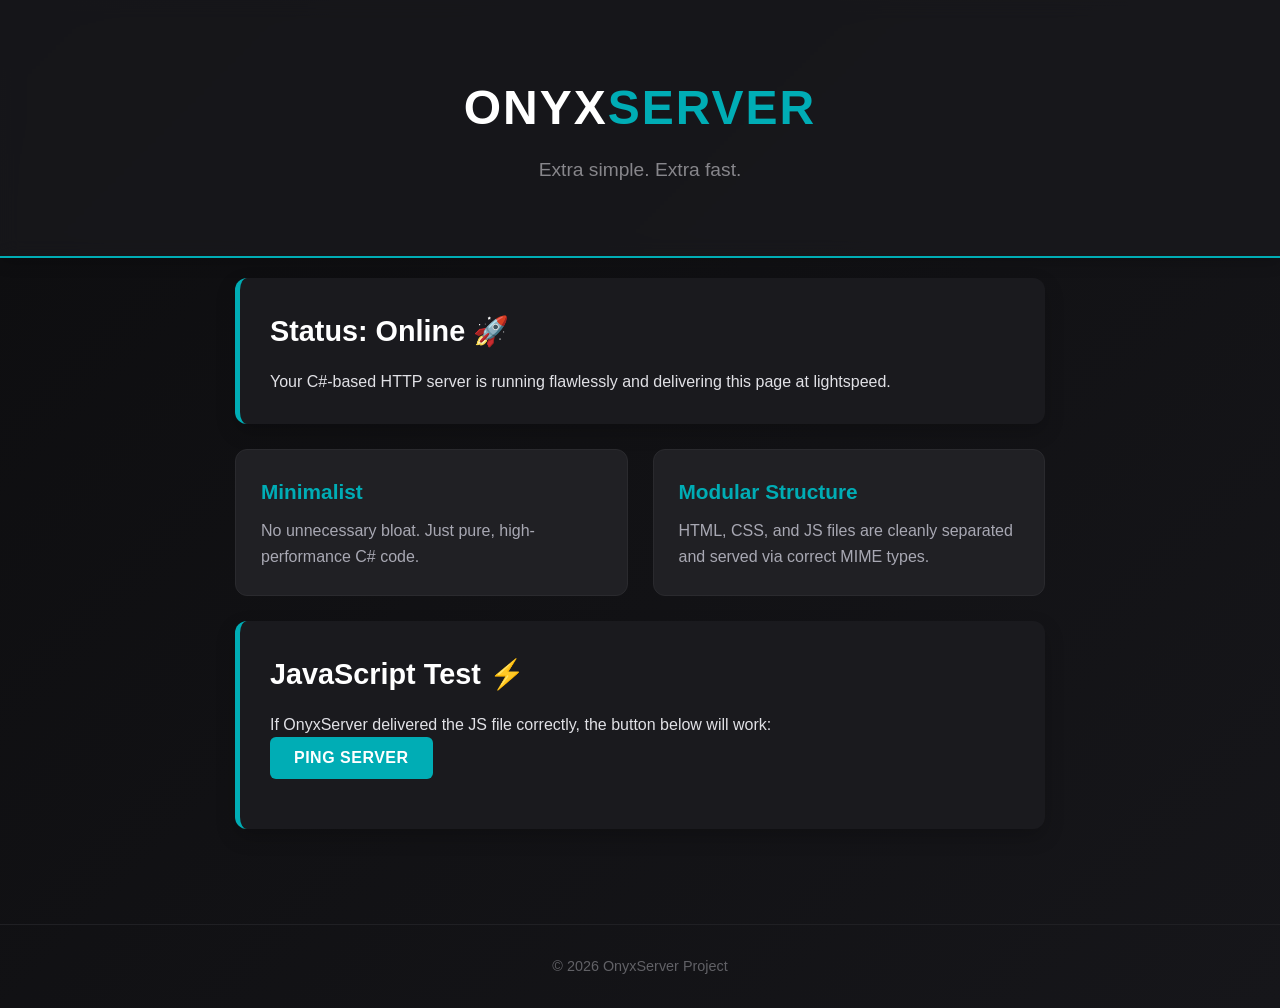
<file: Public/index.html>
﻿<!DOCTYPE html>
<html lang="en">
<head>
    <meta charset="UTF-8">
    <meta name="viewport" content="width=device-width, initial-scale=1.0">
    <title>OnyxServer - Default Page</title>
    <link rel="stylesheet" href="style.css">
</head>
<body>

<header>
    <div class="container">
        <h1>ONYX<span>SERVER</span></h1>
        <p>Extra simple. Extra fast.</p>
    </div>
</header>

<main class="container">
    <section class="card">
        <h2>Status: Online 🚀</h2>
        <p>Your C#-based HTTP server is running flawlessly and delivering this page at lightspeed.</p>
    </section>

    <section class="features">
        <div class="feat-box">
            <h3>Minimalist</h3>
            <p>No unnecessary bloat. Just pure, high-performance C# code.</p>
        </div>
        <div class="feat-box">
            <h3>Modular Structure</h3>
            <p>HTML, CSS, and JS files are cleanly separated and served via correct MIME types.</p>
        </div>
    </section>

    <section class="card">
        <h2>JavaScript Test ⚡</h2>
        <p>If OnyxServer delivered the JS file correctly, the button below will work:</p>
        <button id="test-btn">Ping Server</button>
        <p id="js-output"></p>
    </section>
</main>

<footer>
    <p>&copy; 2026 OnyxServer Project</p>
</footer>

<script src="script.js"></script>
</body>
</html>
</file>
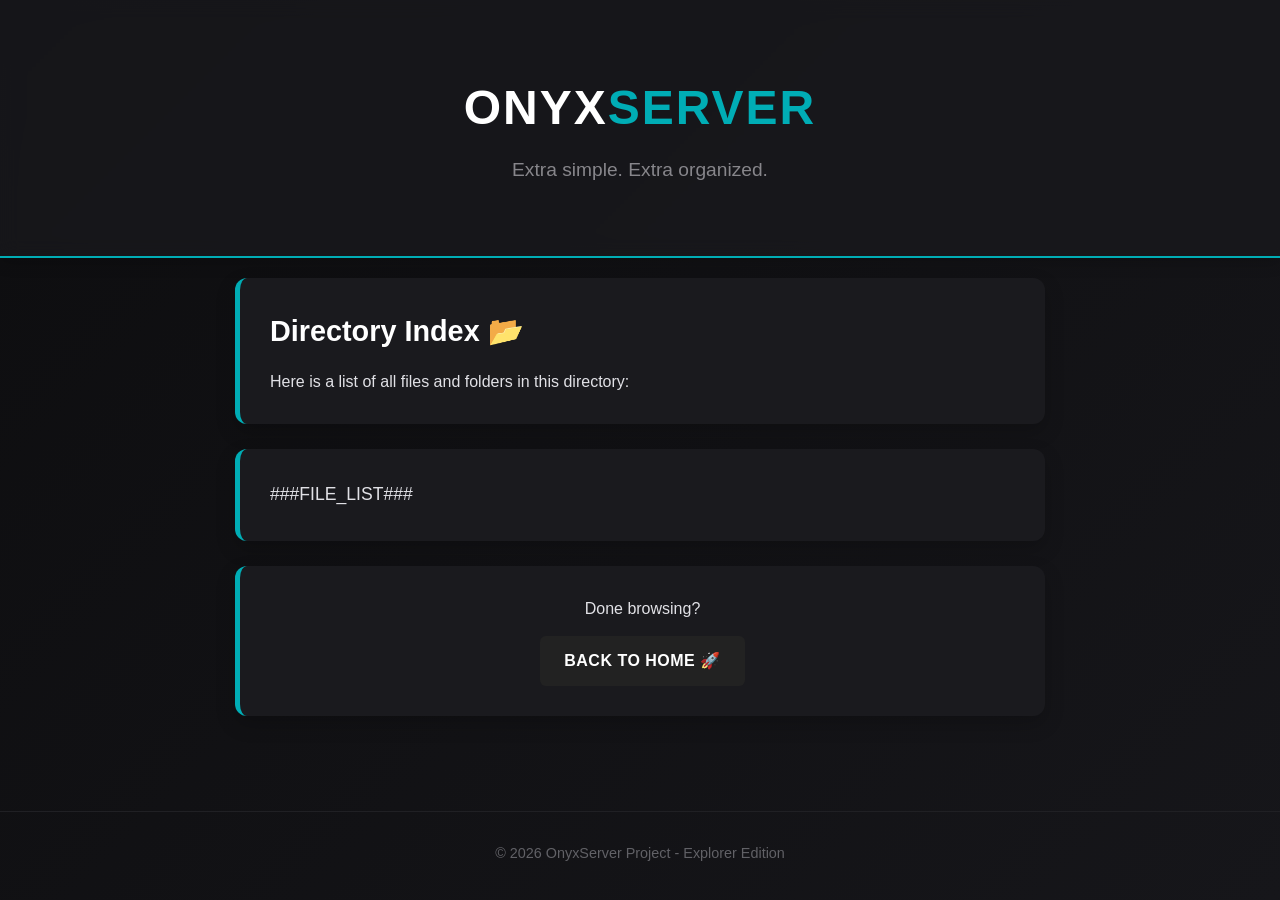
<file: Public/dir_template.html>
﻿<!DOCTYPE html>
<html lang="en">
<head>
    <meta charset="UTF-8">
    <meta name="viewport" content="width=device-width, initial-scale=1.0">
    <title>OnyxServer - Directory Index</title>
    <link rel="stylesheet" href="style.css">
</head>
<body>

<header>
    <div class="container">
        <h1>ONYX<span>SERVER</span></h1>
        <p>Extra simple. Extra organized.</p>
    </div>
</header>

<main class="container">
    <section class="card">
        <h2>Directory Index 📂</h2>
        <p>Here is a list of all files and folders in this directory:</p>
    </section>

    <section class="card">
        <ul style="list-style-type: none; padding: 0; line-height: 1.8; font-size: 1.1rem;">
            ###FILE_LIST###
        </ul>
    </section>

    <section class="card" style="text-align: center;">
        <p>Done browsing?</p>
        <a href="/" style="display: inline-block; margin-top: 15px; padding: 12px 24px; background-color: #222; color: #fff; text-decoration: none; border-radius: 6px; font-weight: bold; transition: 0.3s;">
            Back to Home 🚀
        </a>
    </section>
</main>

<footer>
    <p>&copy; 2026 OnyxServer Project - Explorer Edition</p>
</footer>

</body>
</html>
</file>
<file: Public/style.css>
﻿/* Base Configuration */
* {
    margin: 0;
    padding: 0;
    box-sizing: border-box;
}

body {
    font-family: 'Segoe UI', Tahoma, Geneva, Verdana, sans-serif;
    /* Leichter Farbverlauf im Hintergrund für mehr Tiefe */
    background: linear-gradient(135deg, #0d0d0f 0%, #16161a 100%);
    color: #e1e1e6;
    line-height: 1.6;
    min-height: 100vh;
}

.container {
    width: 90%;
    max-width: 850px;
    margin: 0 auto;
    padding: 20px;
}

/* Header */
header {
    background: rgba(26, 26, 30, 0.7);
    backdrop-filter: blur(10px); /* Glas-Effekt */
    padding: 50px 0;
    text-align: center;
    border-bottom: 2px solid #00adb5;
    box-shadow: 0 4px 15px rgba(0, 0, 0, 0.2);
}

header h1 {
    font-size: 3rem;
    color: #fff;
    letter-spacing: 2px;
    text-transform: uppercase;
}

header h1 span {
    color: #00adb5;
}

header p {
    color: #87868b;
    font-size: 1.2rem;
    margin-top: 8px;
    font-weight: 300;
}

/* Main Content */
main {
    margin-top: 40px;
}

/* Modern Cards */
.card {
    background-color: #1a1a1e;
    padding: 30px;
    border-radius: 12px;
    box-shadow: 0 8px 20px rgba(0, 0, 0, 0.2);
    margin-bottom: 25px;
    border-left: 5px solid #00adb5;
    transition: transform 0.3s ease, box-shadow 0.3s ease;
}

.card:hover {
    transform: translateY(-2px);
    box-shadow: 0 12px 25px rgba(0, 0, 0, 0.3);
}

.card h2 {
    color: #fff;
    margin-bottom: 15px;
    font-size: 1.8rem;
}

/* Features Grid */
.features {
    display: grid;
    grid-template-columns: 1fr 1fr;
    gap: 25px;
    margin-bottom: 25px;
}

@media (max-width: 600px) {
    .features {
        grid-template-columns: 1fr;
    }
}

.feat-box {
    background-color: #202024;
    padding: 25px;
    border-radius: 12px;
    border: 1px solid #2a2a2e;
    transition: transform 0.3s ease, border-color 0.3s ease;
}

.feat-box:hover {
    transform: translateY(-5px);
    border-color: #00adb5;
}

.feat-box h3 {
    color: #00adb5;
    margin-bottom: 10px;
    font-size: 1.3rem;
}

.feat-box p {
    color: #a8a8b3;
    font-size: 1rem;
}

/* Buttons & Links (angepasst für deine a-Tags im 404/403) */
button, a {
    background-color: #00adb5;
    color: #fff;
    border: none;
    padding: 12px 24px;
    font-size: 1rem;
    border-radius: 6px;
    cursor: pointer;
    transition: all 0.3s ease;
    font-weight: 600;
    text-transform: uppercase;
    letter-spacing: 0.5px;
}

/* Verhindert, dass normale Links im Text wie Buttons aussehen */
p a {
    background-color: transparent;
    padding: 0;
    color: #00adb5;
    text-transform: none;
}

button:hover, a[style*="inline-block"]:hover {
    background-color: #00c7d1;
    box-shadow: 0 0 15px rgba(0, 173, 181, 0.4); /* Neon Glow */
    transform: scale(1.02);
}

/* Ordner-Ansicht (Directory List) Styling */
ul {
    list-style-type: none;
}

ul li {
    margin-bottom: 10px;
    padding: 12px 15px;
    background-color: #202024;
    border-radius: 8px;
    border-left: 3px solid transparent;
    transition: all 0.2s ease;
}

ul li:hover {
    background-color: #2a2a2e;
    border-left: 3px solid #00adb5;
    transform: translateX(5px);
}

ul li a {
    background: transparent;
    color: #e1e1e6;
    text-decoration: none;
    font-weight: normal;
    text-transform: none;
    display: block;
    padding: 0;
}

ul li a:hover {
    color: #00adb5;
    box-shadow: none;
    transform: none;
}

#js-output {
    margin-top: 20px;
    font-weight: bold;
    color: #00adb5;
    font-size: 1.1rem;
}

/* Footer */
footer {
    text-align: center;
    margin-top: 50px;
    padding: 30px;
    color: #616166;
    font-size: 0.9rem;
    border-top: 1px solid #202024;
}
</file>
